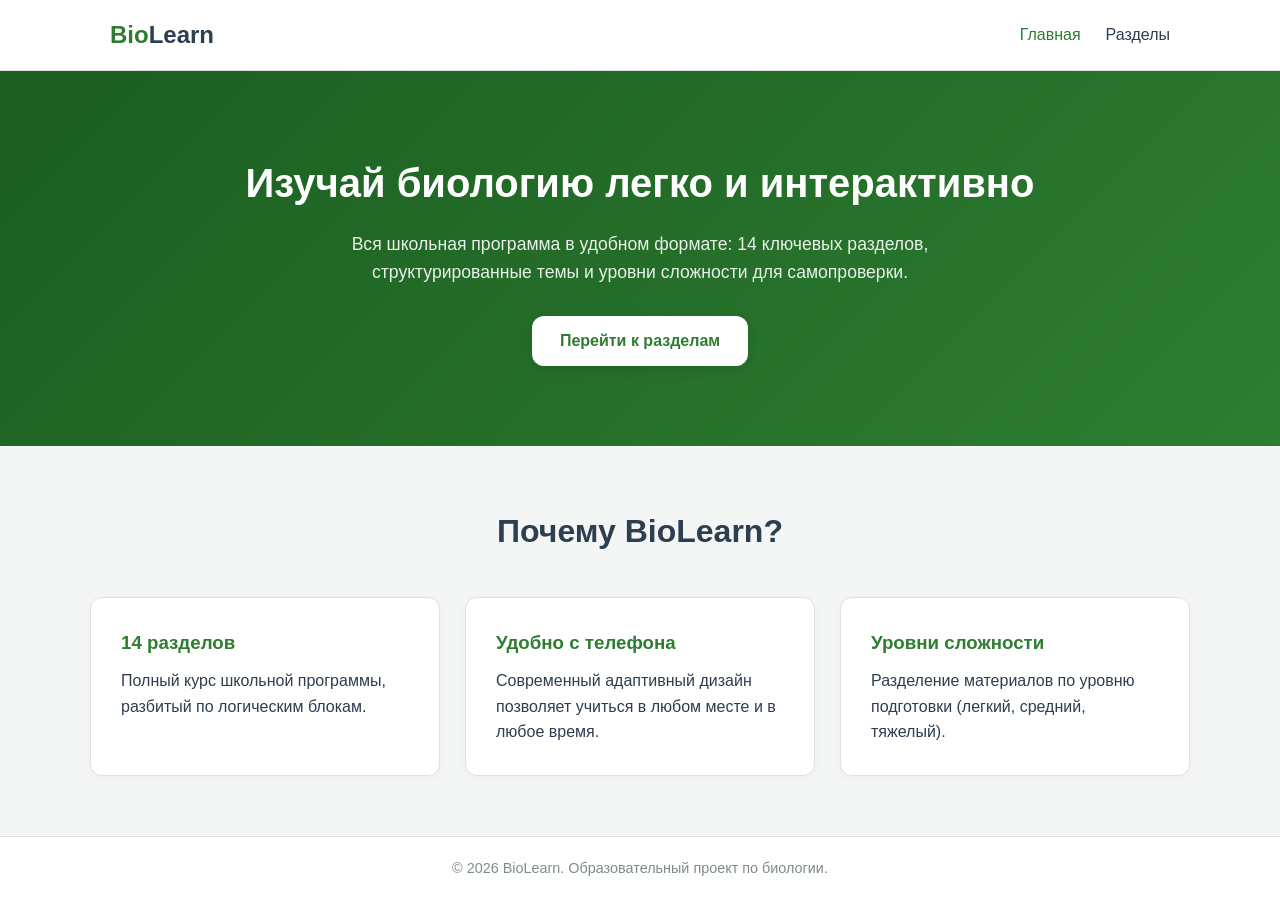
<file: index.html>
<!DOCTYPE html>
<html lang="ru">
<head>
    <meta charset="UTF-8">
    <meta name="viewport" content="width=device-width, initial-scale=1.0">
    <title>BioLearn — Интерактивная биология для школьников</title>
    <link rel="stylesheet" href="assets/css/style.css">
</head>
<body>
    <header class="header">
        <div class="container nav-container">
            <a href="index.html" class="logo">Bio<span>Learn</span></a>
            <nav class="nav" id="navMenu">
                <a href="index.html" class="active">Главная</a>
                <a href="sections.html">Разделы</a>
            </nav>
            <button class="burger" id="burgerBtn" aria-label="Меню">
                <span></span>
                <span></span>
                <span></span>
            </button>
        </div>
    </header>

    <main>
        <section class="hero">
            <div class="container hero-content">
                <h1>Изучай биологию легко и интерактивно</h1>
                <p>Вся школьная программа в удобном формате: 14 ключевых разделов, структурированные темы и уровни сложности для самопроверки.</p>
                <div class="hero-buttons">
                    <a href="sections.html" class="btn btn-primary">Перейти к разделам</a>
                </div>
            </div>
        </section>

        <section class="container features">
            <h2>Почему BioLearn?</h2>
            <div class="feature-grid">
                <div class="feature-card">
                    <h3>14 разделов</h3>
                    <p>Полный курс школьной программы, разбитый по логическим блокам.</p>
                </div>
                <div class="feature-card">
                    <h3>Удобно с телефона</h3>
                    <p>Современный адаптивный дизайн позволяет учиться в любом месте и в любое время.</p>
                </div>
                <div class="feature-card">
                    <h3>Уровни сложности</h3>
                    <p>Разделение материалов по уровню подготовки (легкий, средний, тяжелый).</p>
                </div>
            </div>
        </section>
    </main>

    <footer class="footer">
        <div class="container">
            <p>&copy; 2026 BioLearn. Образовательный проект по биологии.</p>
        </div>
    </footer>

    <script src="assets/js/app.js"></script>
</body>
</html>
</file>
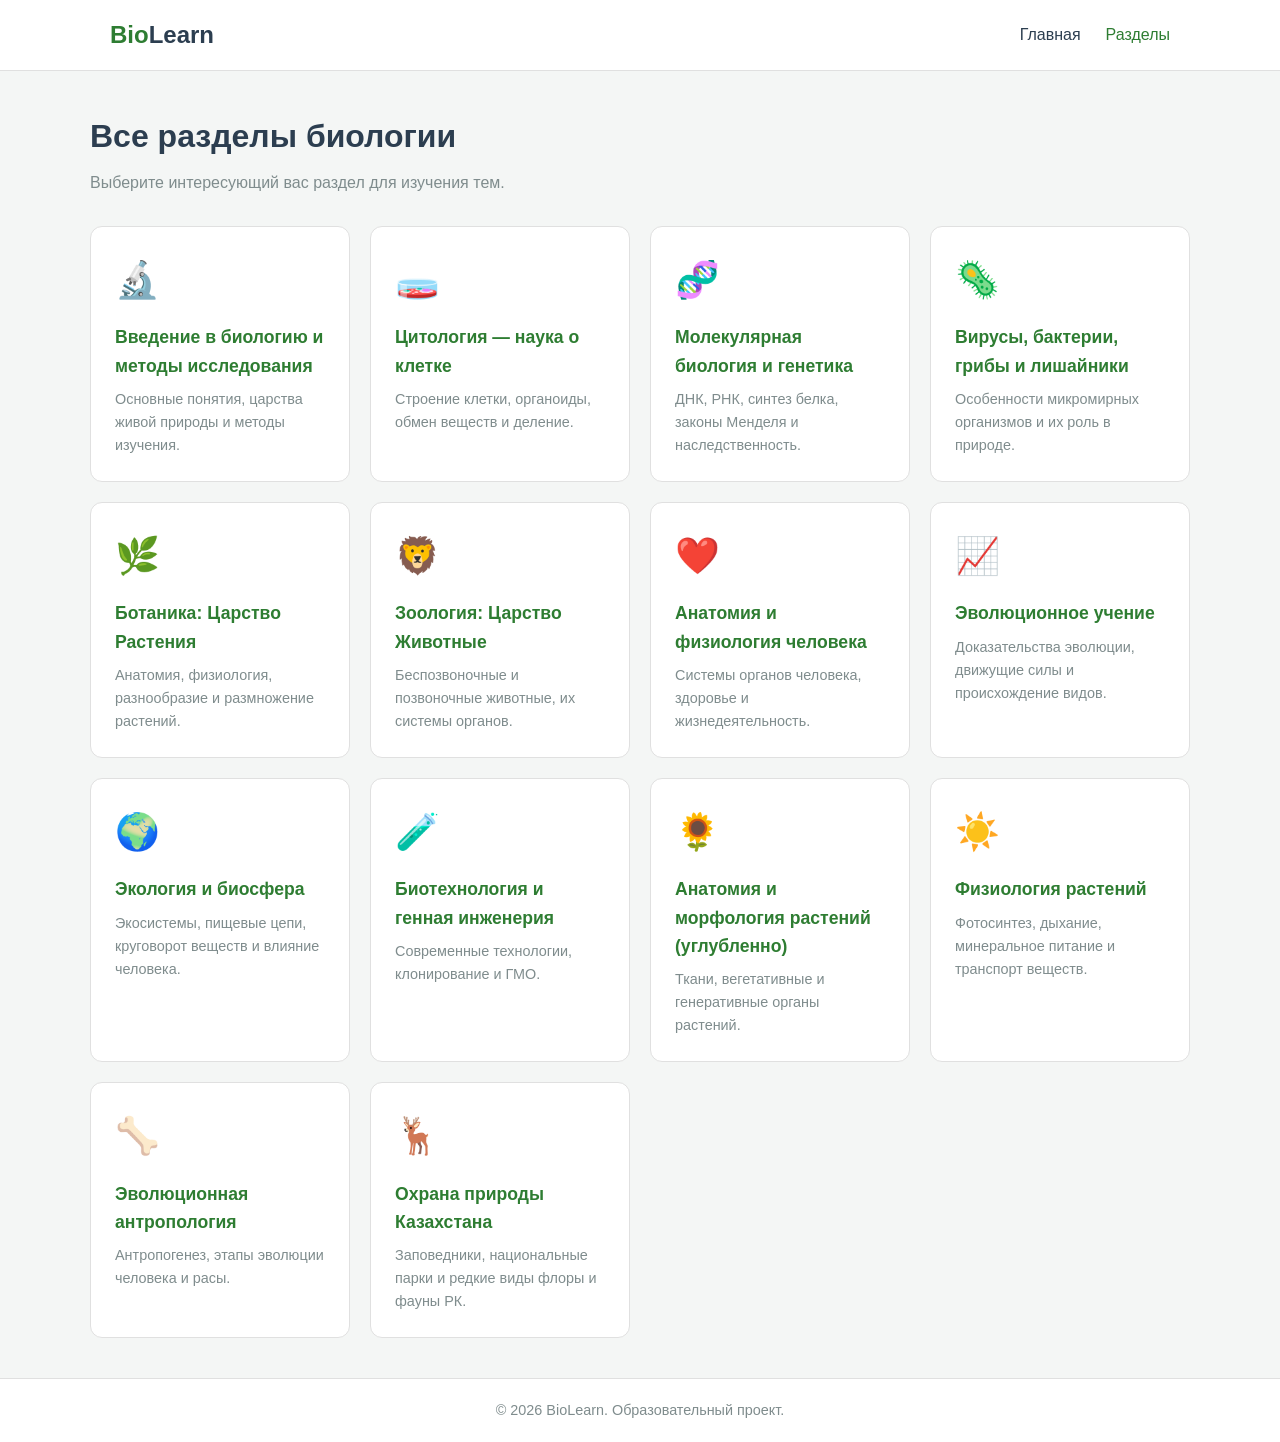
<file: sections.html>
<!DOCTYPE html>
<html lang="ru">
<head>
    <meta charset="UTF-8">
    <meta name="viewport" content="width=device-width, initial-scale=1.0">
    <title>Разделы биологии — BioLearn</title>
    <link rel="stylesheet" href="assets/css/style.css">
</head>
<body>
    <header class="header">
        <div class="container nav-container">
            <a href="index.html" class="logo">Bio<span>Learn</span></a>
            <nav class="nav" id="navMenu">
                <a href="index.html">Главная</a>
                <a href="sections.html" class="active">Разделы</a>
            </nav>
            <button class="burger" id="burgerBtn" aria-label="Меню">
                <span></span>
                <span></span>
                <span></span>
            </button>
        </div>
    </header>

    <main class="container page-content">
        <h1>Все разделы биологии</h1>
        <p class="subtitle">Выберите интересующий вас раздел для изучения тем.</p>
        
        <div class="sections-grid" id="sectionsContainer">
            <!-- Динамически заполняется из app.js -->
        </div>
    </main>

    <footer class="footer">
        <div class="container">
            <p>&copy; 2026 BioLearn. Образовательный проект.</p>
        </div>
    </footer>

    <script src="data/sections.js"></script>
    <script src="assets/js/app.js"></script>
</body>
</html>
</file>
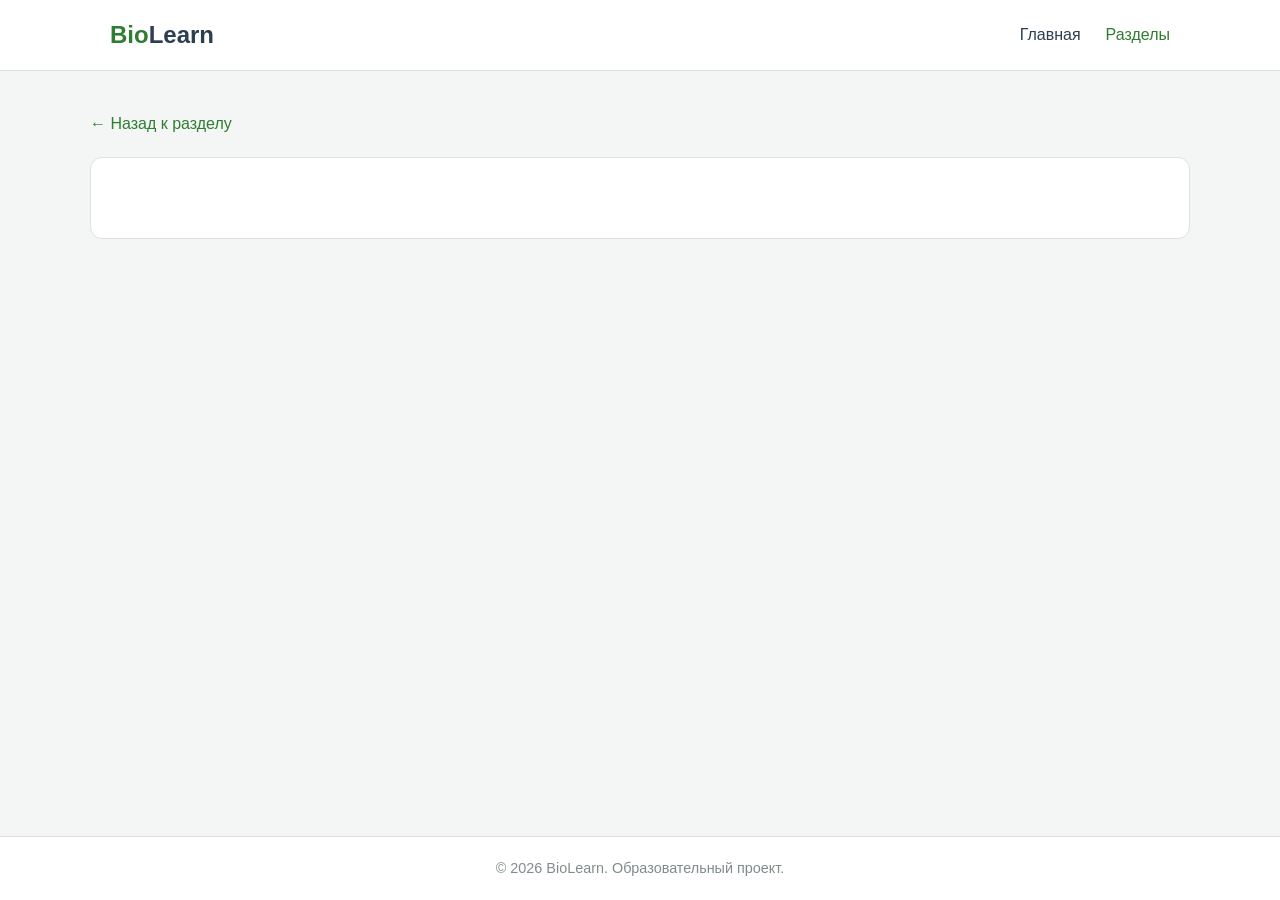
<file: topic.html>
<!DOCTYPE html>
<html lang="ru">
<head>
    <meta charset="UTF-8">
    <meta name="viewport" content="width=device-width, initial-scale=1.0">
    <title>Тема — BioLearn</title>
    <link rel="stylesheet" href="assets/css/style.css">
</head>
<body>
    <header class="header">
        <div class="container nav-container">
            <a href="index.html" class="logo">Bio<span>Learn</span></a>
            <nav class="nav" id="navMenu">
                <a href="index.html">Главная</a>
                <a href="sections.html" class="active">Разделы</a>
            </nav>
            <button class="burger" id="burgerBtn" aria-label="Меню">
                <span></span>
                <span></span>
                <span></span>
            </button>
        </div>
    </header>

    <main class="container page-content">
        <a href="sections.html" id="backToSection" class="back-link">&larr; Назад к разделу</a>
        <article class="topic-article" id="topicContainer">
            <!-- Динамический контент статьи -->
        </article>
    </main>

    <footer class="footer">
        <div class="container">
            <p>&copy; 2026 BioLearn. Образовательный проект.</p>
        </div>
    </footer>

    <script src="data/sections.js"></script>
    <script src="assets/js/app.js"></script>
</body>
</html>
</file>
<file: assets/css/style.css>
:root {
    --primary: #2e7d32;
    --primary-light: #4caf50;
    --accent: #81c784;
    --bg: #f4f6f5;
    --surface: #ffffff;
    --text: #2c3e50;
    --text-light: #7f8c8d;
    --border: #e0e0e0;
    --radius: 12px;
}

* {
    box-sizing: border-box;
    margin: 0;
    padding: 0;
}

body {
    font-family: -apple-system, BlinkMacSystemFont, "Segoe UI", Roboto, Helvetica, Arial, sans-serif;
    background-color: var(--bg);
    color: var(--text);
    line-height: 1.6;
    display: flex;
    flex-direction: column;
    min-height: 100vh;
}

.container {
    max-width: 1100px;
    margin: 0 auto;
    padding: 0 20px;
    width: 100%;
}

/* Header */
.header {
    background: var(--surface);
    border-bottom: 1px solid var(--border);
    position: sticky;
    top: 0;
    z-index: 100;
}

.nav-container {
    display: flex;
    justify-content: space-between;
    align-items: center;
    height: 70px;
}

.logo {
    font-size: 24px;
    font-weight: 700;
    color: var(--primary);
    text-decoration: none;
}

.logo span {
    color: var(--text);
}

.nav {
    display: flex;
    gap: 25px;
}

.nav a {
    text-decoration: none;
    color: var(--text);
    font-weight: 500;
    transition: color 0.2s;
}

.nav a:hover, .nav a.active {
    color: var(--primary);
}

/* Burger Menu */
.burger {
    display: none;
    background: none;
    border: none;
    cursor: pointer;
    flex-direction: column;
    gap: 5px;
}

.burger span {
    width: 25px;
    height: 3px;
    background: var(--text);
    border-radius: 2px;
    transition: 0.3s;
}

/* Hero Section */
.hero {
    background: linear-gradient(135deg, #1b5e20, var(--primary));
    color: white;
    padding: 80px 0;
    text-align: center;
}

.hero-content h1 {
    font-size: 2.5rem;
    margin-bottom: 15px;
}

.hero-content p {
    font-size: 1.1rem;
    max-width: 600px;
    margin: 0 auto 30px;
    opacity: 0.9;
}

.btn {
    display: inline-block;
    background: white;
    color: var(--primary);
    padding: 12px 28px;
    border-radius: var(--radius);
    font-weight: 600;
    text-decoration: none;
    box-shadow: 0 4px 12px rgba(0,0,0,0.1);
    transition: transform 0.2s, background 0.2s;
}

.btn:hover {
    transform: translateY(-2px);
    background: #f1f1f1;
}

/* Features */
.features {
    padding: 60px 0;
}

.features h2 {
    text-align: center;
    margin-bottom: 40px;
    font-size: 2rem;
}

.feature-grid {
    display: grid;
    grid-template-columns: repeat(auto-fit, minmax(300px, 1fr));
    gap: 25px;
}

.feature-card {
    background: var(--surface);
    padding: 30px;
    border-radius: var(--radius);
    border: 1px solid var(--border);
    box-shadow: 0 2px 8px rgba(0,0,0,0.03);
}

.feature-card h3 {
    margin-bottom: 10px;
    color: var(--primary);
}

/* Sections Grid */
.page-content {
    padding: 40px 0;
    flex: 1;
}

.page-content h1 {
    margin-bottom: 8px;
}

.subtitle {
    color: var(--text-light);
    margin-bottom: 30px;
}

.sections-grid {
    display: grid;
    grid-template-columns: repeat(auto-fill, minmax(250px, 1fr));
    gap: 20px;
}

.section-card {
    background: var(--surface);
    border: 1px solid var(--border);
    border-radius: var(--radius);
    padding: 24px;
    text-decoration: none;
    color: var(--text);
    transition: transform 0.2s, box-shadow 0.2s, border-color 0.2s;
    display: flex;
    flex-direction: column;
}

.section-card:hover {
    transform: translateY(-4px);
    box-shadow: 0 8px 20px rgba(0,0,0,0.06);
    border-color: var(--primary-light);
}

.section-icon {
    font-size: 36px;
    margin-bottom: 15px;
}

.section-card h3 {
    font-size: 1.1rem;
    margin-bottom: 8px;
    color: var(--primary);
}

.section-card p {
    font-size: 0.9rem;
    color: var(--text-light);
}

/* Topic & Section Details */
.back-link {
    display: inline-block;
    margin-bottom: 20px;
    text-decoration: none;
    color: var(--primary);
    font-weight: 500;
}

.section-header-banner {
    background: var(--surface);
    padding: 40px;
    border-radius: var(--radius);
    border: 1px solid var(--border);
    margin-bottom: 30px;
    text-align: center;
}

.big-icon {
    font-size: 60px;
    display: block;
    margin-bottom: 15px;
}

.topics-list {
    background: var(--surface);
    padding: 30px;
    border-radius: var(--radius);
    border: 1px solid var(--border);
}

.topics-list h2 {
    margin-bottom: 15px;
    font-size: 1.3rem;
}

.topic-links {
    list-style: none;
    display: flex;
    flex-direction: column;
    gap: 12px;
}

.topic-links a {
    display: flex;
    justify-content: space-between;
    align-items: center;
    padding: 12px 16px;
    background: var(--bg);
    border-radius: 8px;
    text-decoration: none;
    color: var(--text);
    font-weight: 500;
    transition: background 0.2s, color 0.2s;
}

.topic-links a:hover {
    background: #e2f0e3;
}

/* Уровни сложности (Бейджи) */
.difficulty-badge {
    font-size: 0.75rem;
    padding: 4px 10px;
    border-radius: 20px;
    font-weight: 600;
}

.difficulty-badge.easy {
    background: #e8f5e9;
    color: #2e7d32;
}

.difficulty-badge.medium {
    background: #fff8e1;
    color: #f57f17;
}

.difficulty-badge.hard {
    background: #ffebee;
    color: #c62828;
}

.topic-article {
    background: var(--surface);
    padding: 40px;
    border-radius: var(--radius);
    border: 1px solid var(--border);
}

.topic-badge {
    display: inline-block;
    background: rgba(46, 125, 50, 0.1);
    color: var(--primary);
    padding: 6px 12px;
    border-radius: 20px;
    font-size: 0.85rem;
    font-weight: 600;
    margin-bottom: 15px;
}

.topic-article h1 {
    margin-bottom: 15px;
}

.lead {
    font-size: 1.1rem;
    color: var(--text-light);
    margin-bottom: 30px;
}

.topic-article h2 {
    margin: 25px 0 10px;
    font-size: 1.3rem;
    color: var(--primary);
}

.topic-article p {
    margin-bottom: 15px;
}

.info-box {
    background: #e8f5e9;
    border-left: 4px solid var(--primary);
    padding: 15px 20px;
    border-radius: 0 var(--radius) var(--radius) 0;
    margin-top: 30px;
}

/* Footer */
.footer {
    background: var(--surface);
    border-top: 1px solid var(--border);
    padding: 20px 0;
    text-align: center;
    color: var(--text-light);
    font-size: 0.9rem;
    margin-top: auto;
}

/* Responsive */
@media (max-width: 768px) {
    .burger {
        display: flex;
    }

    .nav {
        display: none;
        position: absolute;
        top: 70px;
        left: 0;
        right: 0;
        background: var(--surface);
        flex-direction: column;
        padding: 20px;
        border-bottom: 1px solid var(--border);
        box-shadow: 0 10px 20px rgba(0,0,0,0.05);
        gap: 15px;
    }

    .nav.active {
        display: flex;
    }

    .hero-content h1 {
        font-size: 2rem;
    }
}
</file>
